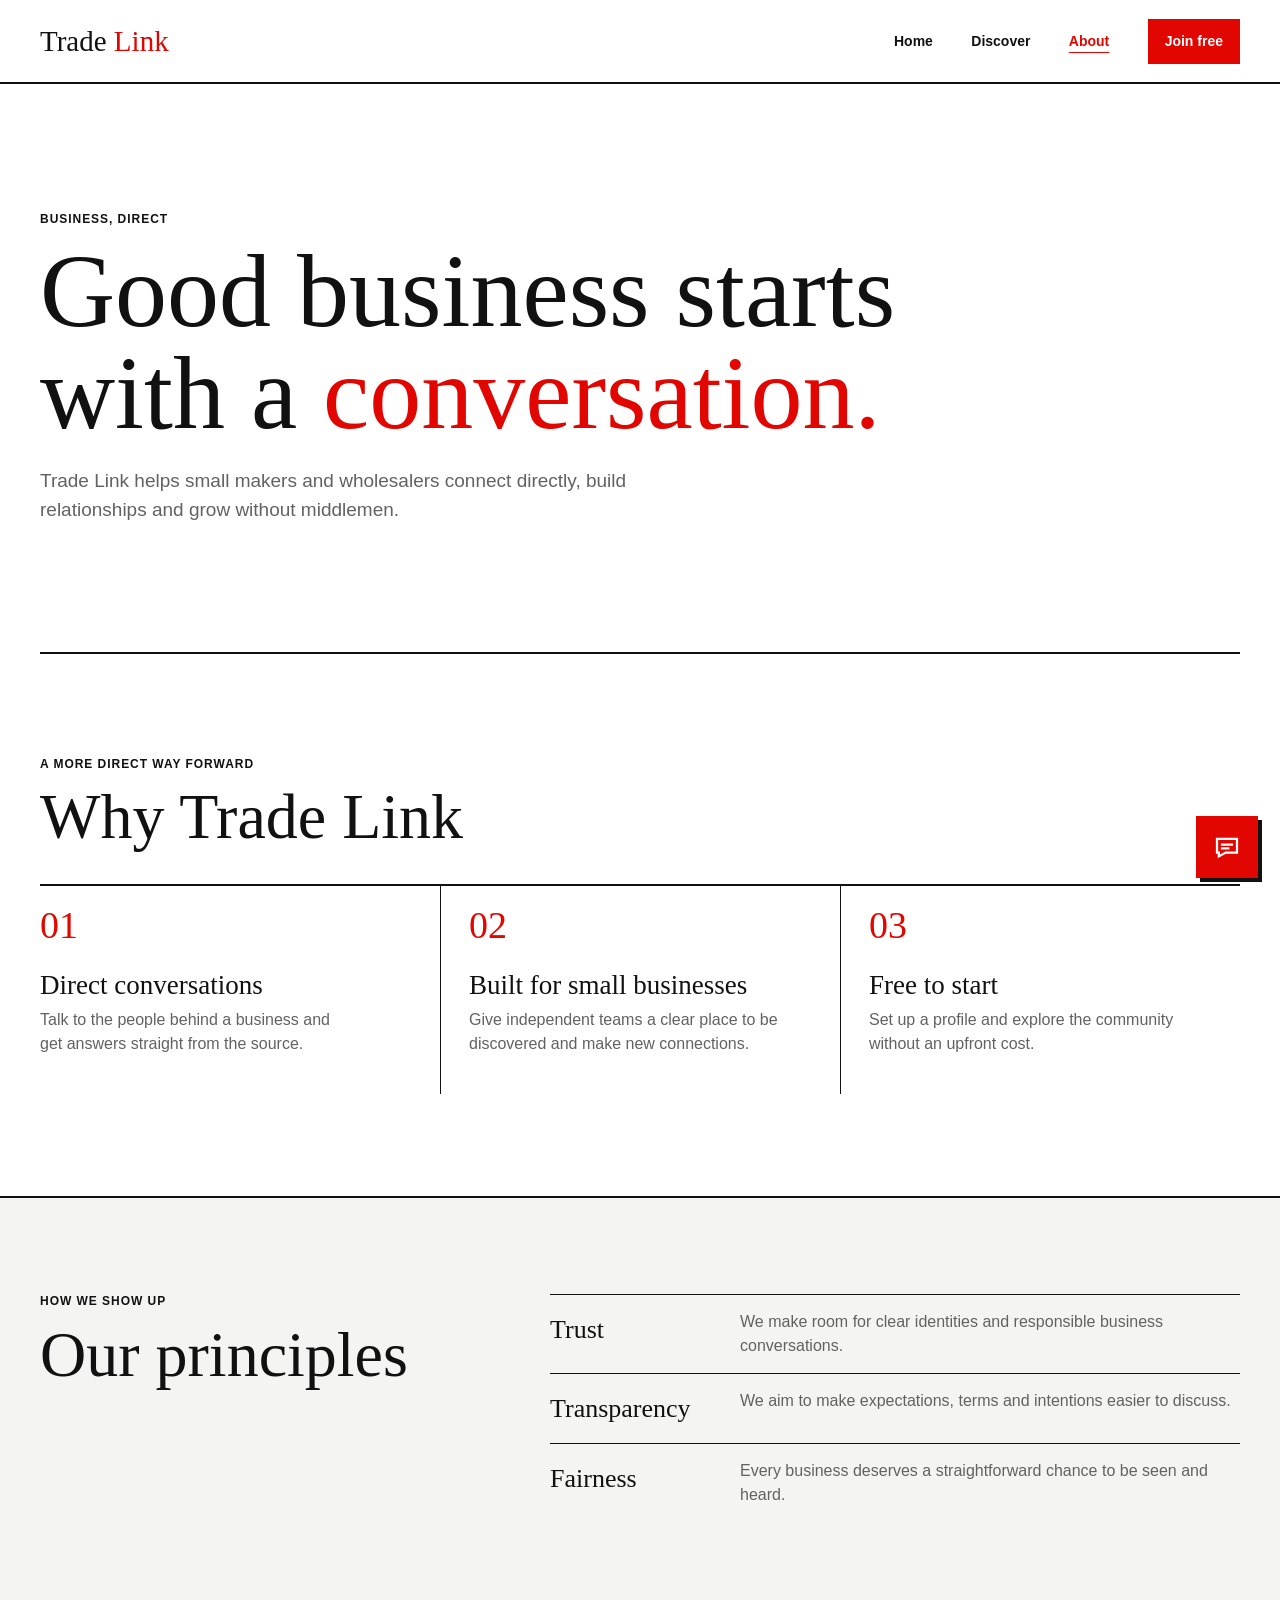
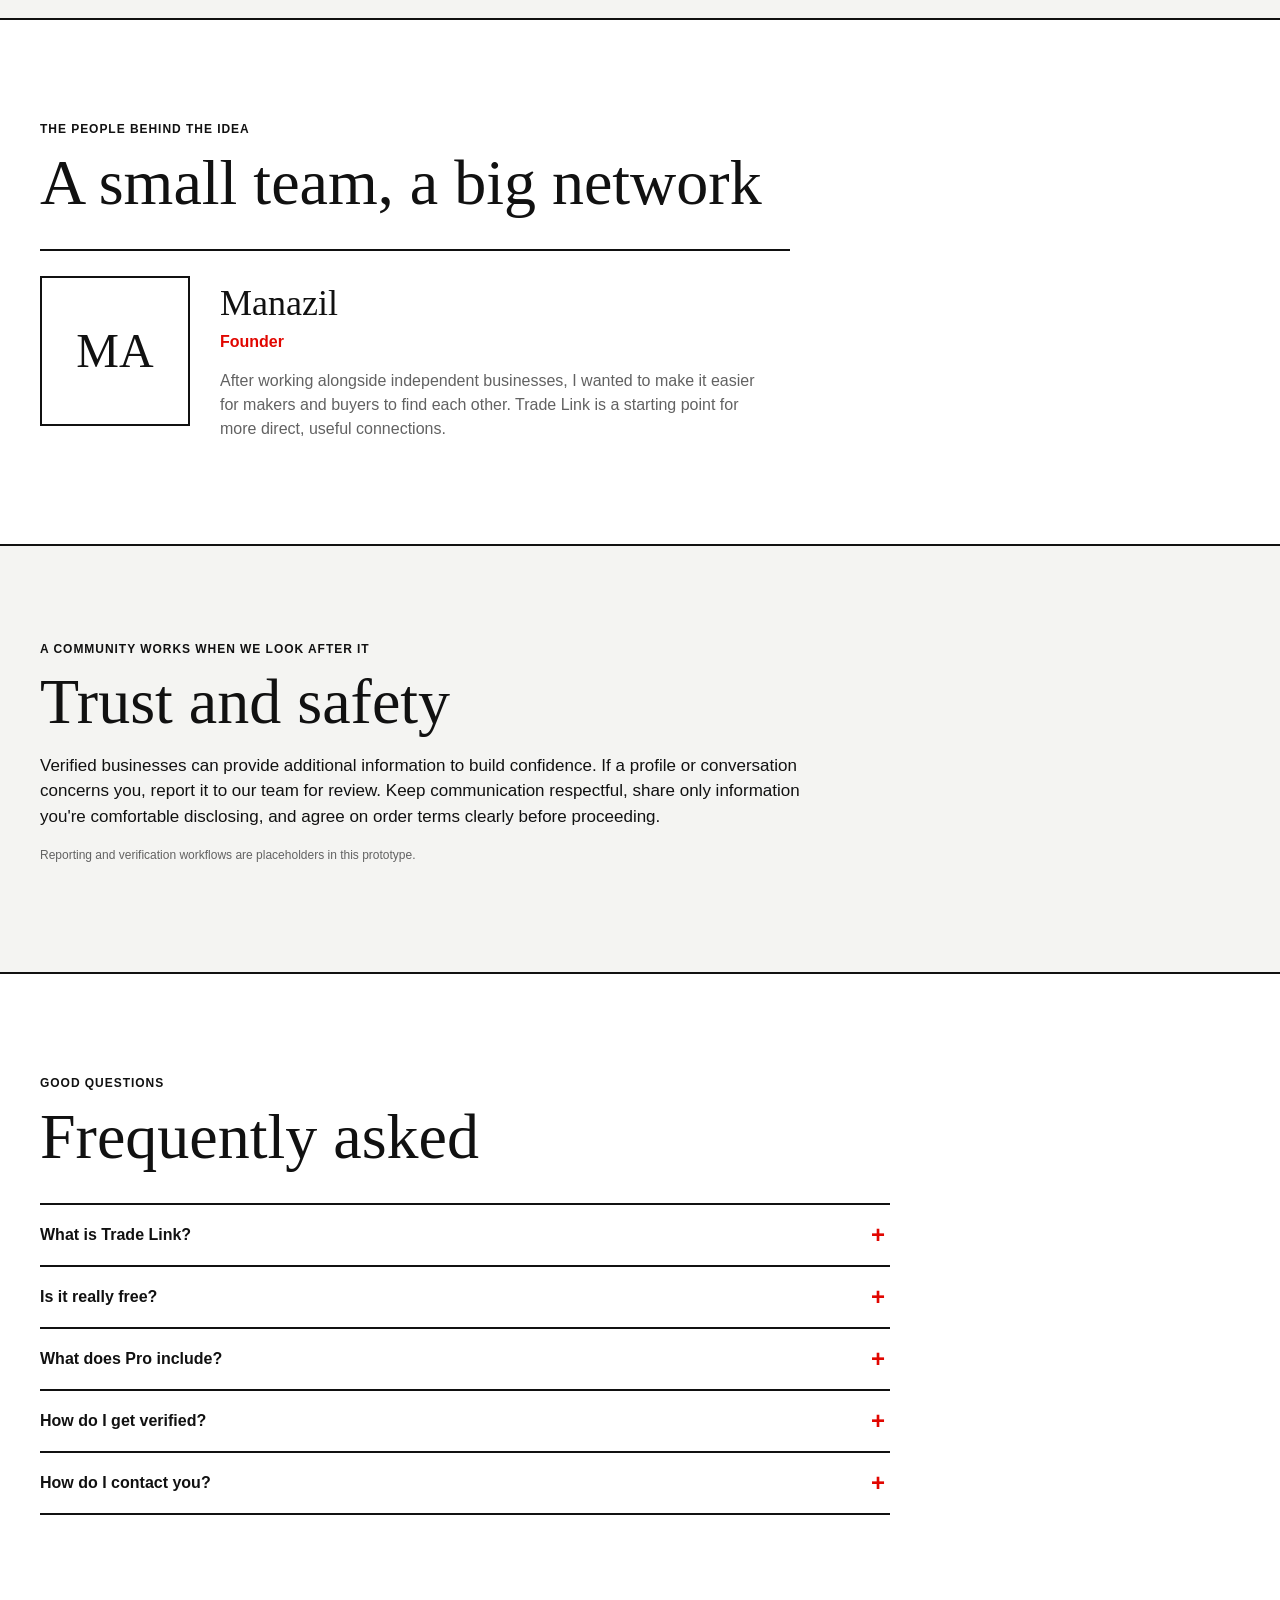
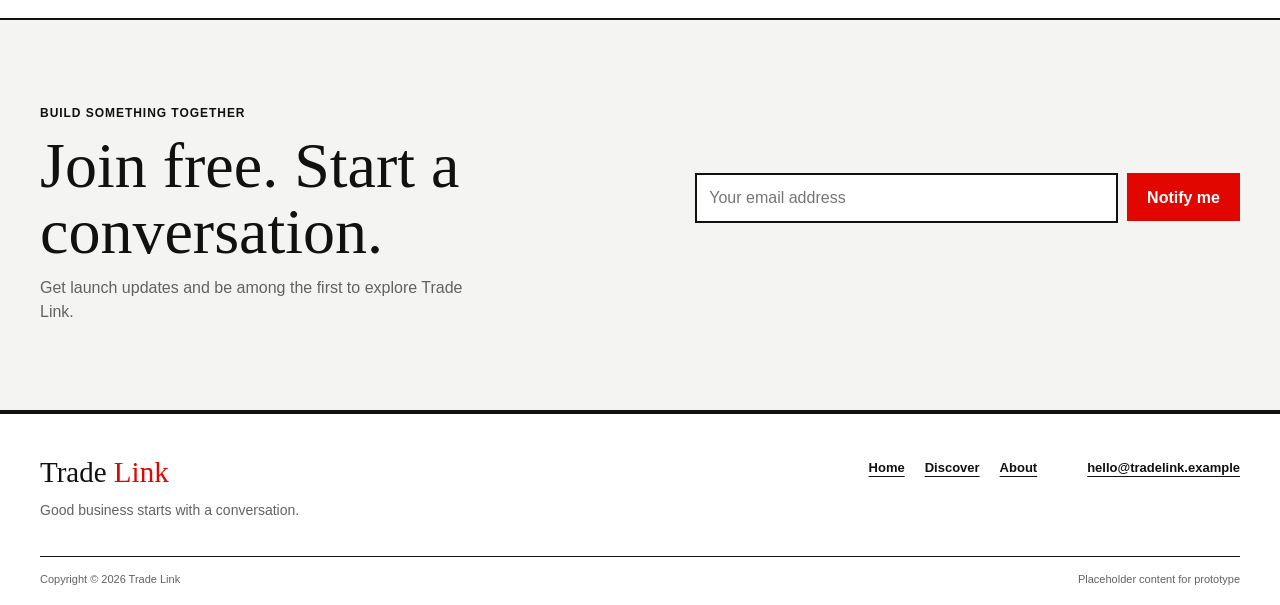
<file: vibe code/about.html>
<!doctype html>
<html lang="en">
<head>
  <meta charset="utf-8">
  <meta name="viewport" content="width=device-width, initial-scale=1">
  <meta name="theme-color" content="#ffffff">
  <meta name="description" content="Learn why Trade Link exists: helping small makers and wholesalers connect directly, fairly and without middlemen.">
  <title>About Trade Link | Business, Direct</title>
  <link href="https://api.fontshare.com/v2/css?f[]=general-sans@400,600,700&f[]=trench-slab@500&display=swap" rel="stylesheet">
  <link rel="stylesheet" href="styles.css">
  <script src="data.js" defer></script>
  <script src="app.js" defer></script>
</head>
<body data-page="about">
  <div id="site-header"></div>
  <main>
    <section class="about-hero wrap"><p class="eyebrow">Business, direct</p><h1>Good business starts with a <span>conversation.</span></h1><p>Trade Link helps small makers and wholesalers connect directly, build relationships and grow without middlemen.</p></section>

    <section class="section section-rule wrap" aria-labelledby="why-title"><div class="section-heading"><p class="eyebrow">A more direct way forward</p><h2 id="why-title">Why Trade Link</h2></div><div class="values-grid"><article><span class="step-number">01</span><h3>Direct conversations</h3><p>Talk to the people behind a business and get answers straight from the source.</p></article><article><span class="step-number">02</span><h3>Built for small businesses</h3><p>Give independent teams a clear place to be discovered and make new connections.</p></article><article><span class="step-number">03</span><h3>Free to start</h3><p>Set up a profile and explore the community without an upfront cost.</p></article></div></section>

    <section class="principles-band" aria-labelledby="principles-title"><div class="wrap principles-layout"><div class="section-heading"><p class="eyebrow">How we show up</p><h2 id="principles-title">Our principles</h2></div><dl class="principles-list"><div><dt>Trust</dt><dd>We make room for clear identities and responsible business conversations.</dd></div><div><dt>Transparency</dt><dd>We aim to make expectations, terms and intentions easier to discuss.</dd></div><div><dt>Fairness</dt><dd>Every business deserves a straightforward chance to be seen and heard.</dd></div></dl></div></section>

    <section class="section wrap" aria-labelledby="team-title"><div class="section-heading"><p class="eyebrow">The people behind the idea</p><h2 id="team-title">A small team, a big network</h2></div><article class="founder-block"><div class="founder-avatar" aria-hidden="true">MA</div><div><h3>Manazil</h3><p class="founder-role">Founder</p><p>After working alongside independent businesses, I wanted to make it easier for makers and buyers to find each other. Trade Link is a starting point for more direct, useful connections.</p></div></article></section>

    <section class="safety-band" aria-labelledby="safety-title"><div class="wrap safety-copy"><p class="eyebrow">A community works when we look after it</p><h2 id="safety-title">Trust and safety</h2><p>Verified businesses can provide additional information to build confidence. If a profile or conversation concerns you, report it to our team for review. Keep communication respectful, share only information you're comfortable disclosing, and agree on order terms clearly before proceeding.</p><p class="fine-print">Reporting and verification workflows are placeholders in this prototype.</p></div></section>

    <section class="section wrap" aria-labelledby="faq-title"><div class="section-heading"><p class="eyebrow">Good questions</p><h2 id="faq-title">Frequently asked</h2></div><div class="faq-list">
      <details><summary>What is Trade Link?</summary><p>Trade Link is a directory and conversation platform for suppliers, wholesalers and small businesses to discover each other directly.</p></details>
      <details><summary>Is it really free?</summary><p>Yes. The free plan includes a business profile, browsing and search, plus a limited number of messages.</p></details>
      <details><summary>What does Pro include?</summary><p>Pro is planned to include unlimited messages, a featured listing, a verified badge, product analytics and priority support.</p></details>
      <details><summary>How do I get verified?</summary><p>Verification is a planned review process. Details will be shared when the platform is ready to accept applications.</p></details>
      <details><summary>How do I contact you?</summary><p>Write to <a href="mailto:hello@tradelink.example">hello@tradelink.example</a>. This is placeholder contact information.</p></details>
    </div></section>

    <section class="signup-band" id="updates" aria-labelledby="about-updates-title"><div class="wrap signup-layout"><div><p class="eyebrow">Build something together</p><h2 id="about-updates-title">Join free. Start a conversation.</h2><p>Get launch updates and be among the first to explore Trade Link.</p></div><div class="email-form-mount" data-email-form></div></div></section>
  </main>
  <div id="site-footer"></div>
  <div id="global-overlays"></div>
</body>
</html>
</file>
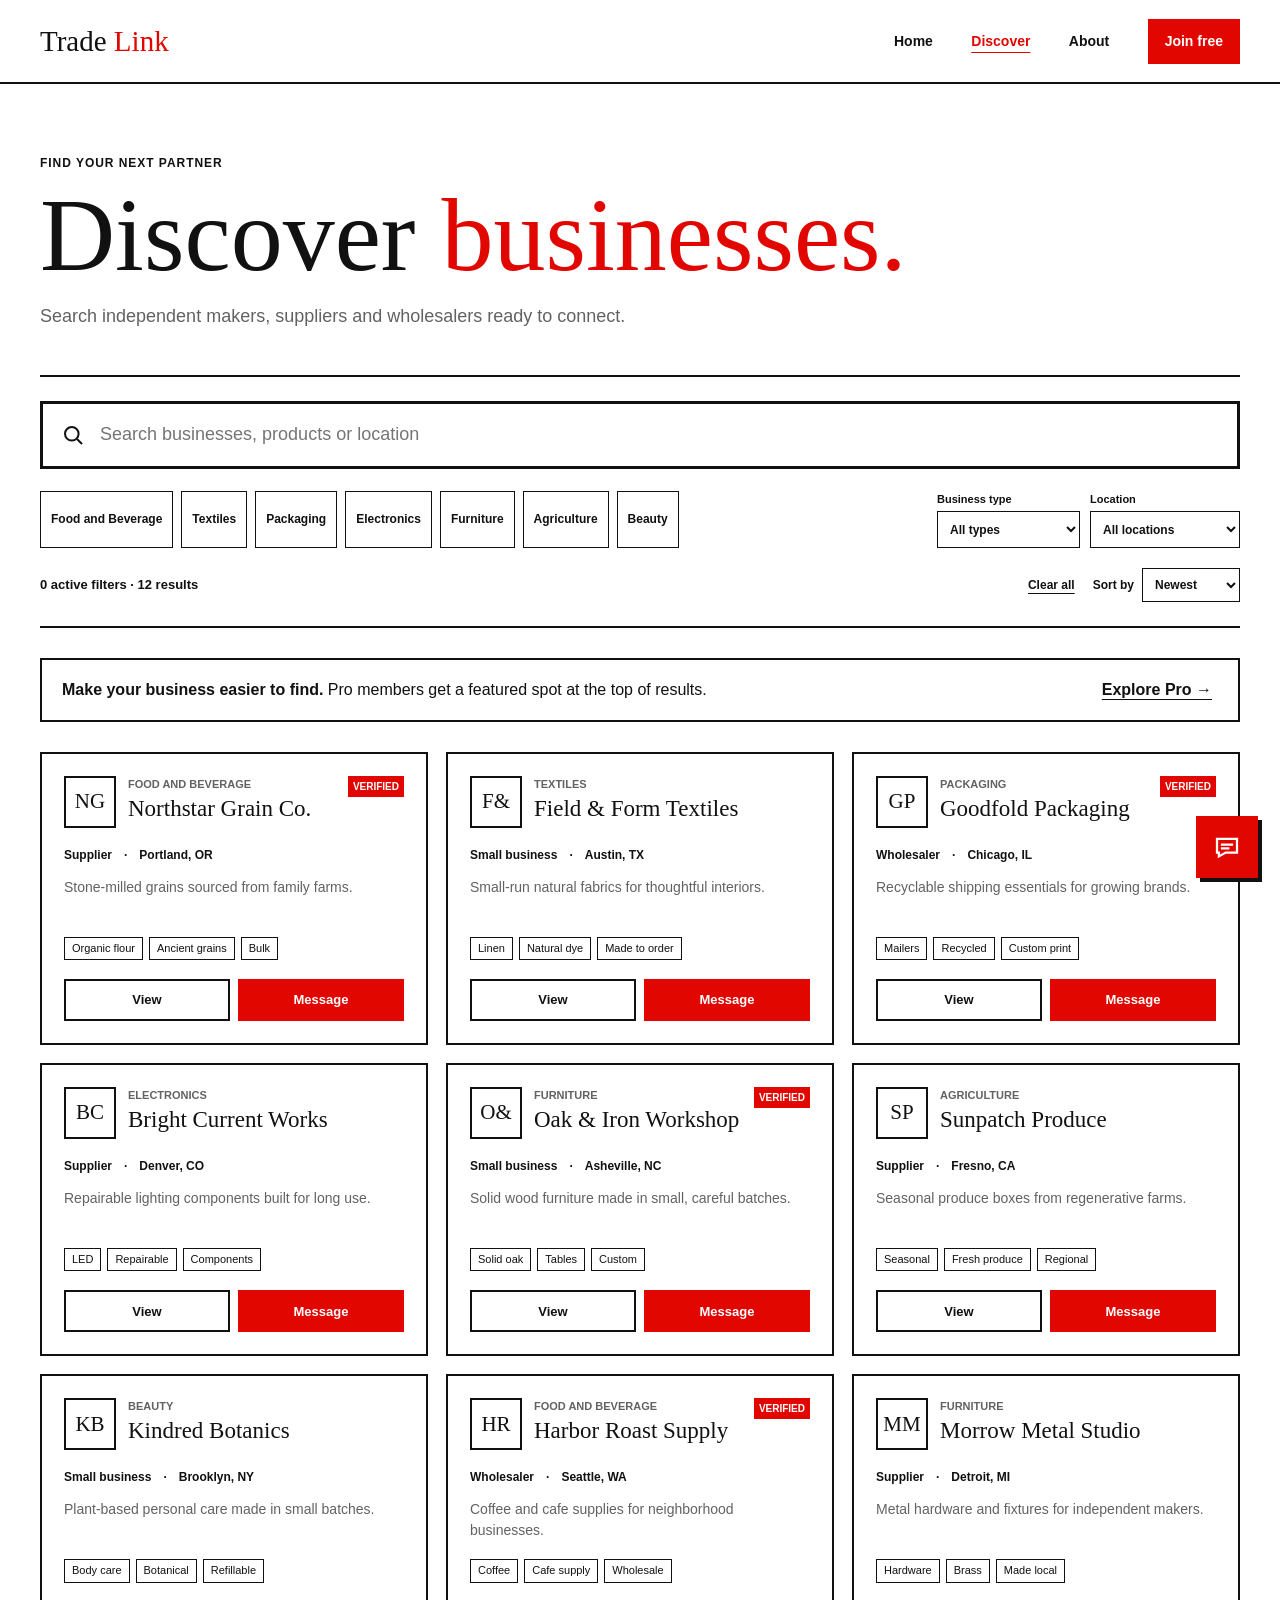
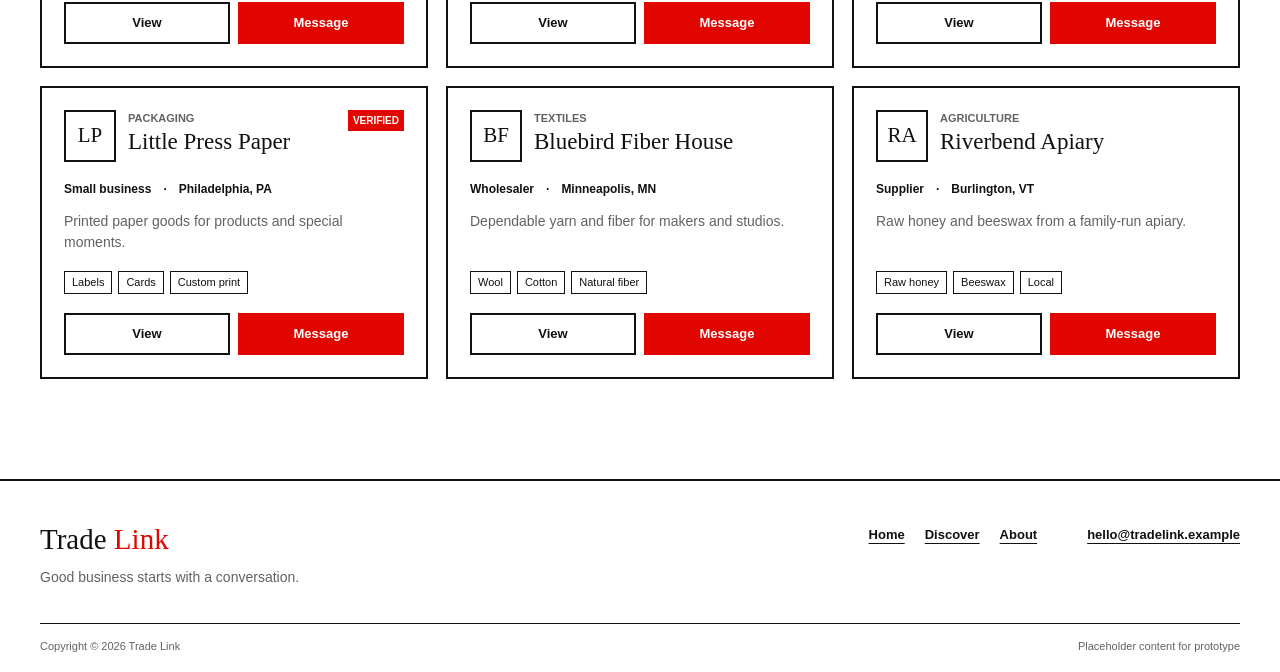
<file: vibe code/discover.html>
<!doctype html>
<html lang="en">
<head>
  <meta charset="utf-8">
  <meta name="viewport" content="width=device-width, initial-scale=1">
  <meta name="theme-color" content="#ffffff">
  <meta name="description" content="Search independent suppliers, wholesalers and small businesses on Trade Link. Filter by product, category and location.">
  <title>Discover Businesses | Trade Link</title>
  <link href="https://api.fontshare.com/v2/css?f[]=general-sans@400,600,700&f[]=trench-slab@500&display=swap" rel="stylesheet">
  <link rel="stylesheet" href="styles.css">
  <script src="data.js" defer></script>
  <script src="app.js" defer></script>
</head>
<body data-page="discover">
  <div id="site-header"></div>
  <main class="discover-page wrap">
    <section class="page-intro" aria-labelledby="discover-title"><p class="eyebrow">Find your next partner</p><h1 id="discover-title">Discover <span>businesses.</span></h1><p>Search independent makers, suppliers and wholesalers ready to connect.</p></section>
    <section class="directory-tools" aria-label="Search and filter businesses">
      <label class="search-field"><span class="visually-hidden">Search businesses, products or location</span><svg viewBox="0 0 24 24" aria-hidden="true"><circle cx="10.8" cy="10.8" r="6.8"></circle><path d="m16 16 5 5"></path></svg><input id="business-search" type="search" placeholder="Search businesses, products or location" autocomplete="off"></label>
      <div class="filter-toolbar"><div class="category-filters" id="category-filters" aria-label="Filter by category"></div><div class="select-filters"><label>Business type<select id="type-filter"><option value="">All types</option><option>Supplier</option><option>Wholesaler</option><option>Small business</option></select></label><label>Location<select id="location-filter"><option value="">All locations</option></select></label></div></div>
      <div class="results-toolbar"><p id="active-filter-count" aria-live="polite">0 active filters</p><button class="text-button" id="clear-filters" type="button">Clear all</button><label class="sort-control">Sort by<select id="sort-filter"><option value="newest">Newest</option><option value="az">A-Z</option></select></label></div>
    </section>
    <aside class="pro-hint"><p><strong>Make your business easier to find.</strong> Pro members get a featured spot at the top of results.</p><button class="text-button" type="button" data-open-pricing>Explore Pro <span aria-hidden="true">&#8594;</span></button></aside>
    <div id="business-results" class="business-grid" aria-live="polite"></div>
    <div class="empty-state" id="empty-state" hidden><h2>No businesses match your search</h2><p>Try another name, product or location, or clear your filters.</p><button class="button button-outline" id="empty-clear" type="button">Clear filters</button></div>
  </main>
  <div id="site-footer"></div>
  <div id="global-overlays"></div>
</body>
</html>
</file>
<file: vibe code/styles.css>
:root {
  --accent: #E10600;
  --ink: #111111;
  --paper: #ffffff;
  --soft: #f4f4f2;
  --muted: #626262;
  --line: #111111;
  --font-display: 'Trench Slab', Georgia, serif;
  --font-body: 'General Sans', Arial, sans-serif;
  font-family: var(--font-body);
  color: var(--ink);
  background: var(--paper);
  font-synthesis: none;
  text-rendering: optimizeLegibility;
}

* { box-sizing: border-box; }
html { scroll-behavior: smooth; }
body { margin: 0; min-width: 320px; background: var(--paper); color: var(--ink); font-family: var(--font-body); font-size: 16px; line-height: 1.5; }
body.overlay-open { overflow: hidden; }
a { color: inherit; text-decoration-thickness: 1px; text-underline-offset: 4px; }
button, input, select { font: inherit; }
button, select { color: inherit; }
button { cursor: pointer; }
button:disabled { cursor: not-allowed; opacity: .55; }
::selection { color: var(--paper); background: var(--accent); }
:focus-visible { outline: 3px solid var(--accent); outline-offset: 3px; }
.wrap { width: min(100% - 48px, 1200px); margin-inline: auto; }
.visually-hidden { position: absolute; width: 1px; height: 1px; padding: 0; margin: -1px; overflow: hidden; clip: rect(0, 0, 0, 0); white-space: nowrap; border: 0; }
.eyebrow { margin: 0 0 12px; font-size: 12px; font-weight: 700; line-height: 1.3; letter-spacing: .08em; text-transform: uppercase; }
h1, h2, h3, .wordmark, .stats-grid strong, .step-number, .founder-avatar { font-family: var(--font-display); font-weight: 500; letter-spacing: 0; }
h1, h2, h3, p { margin-top: 0; }
h1 span, h2 span { color: var(--accent); }
.button { min-height: 48px; display: inline-flex; align-items: center; justify-content: center; gap: 8px; padding: 11px 18px; border: 2px solid var(--ink); border-radius: 0; font-weight: 700; line-height: 1.2; text-align: center; text-decoration: none; transition: color .16s ease, background-color .16s ease, border-color .16s ease; }
.button-primary { border-color: var(--accent); background: var(--accent); color: var(--paper); }
.button-primary:hover { border-color: var(--ink); background: var(--ink); }
.button-outline { background: var(--paper); color: var(--ink); }
.button-outline:hover { background: var(--ink); color: var(--paper); }
.text-link, .text-button { border: 0; background: none; color: var(--ink); font-weight: 700; text-decoration: underline; text-underline-offset: 4px; }
.text-link:hover, .text-button:hover { color: var(--accent); }

.site-header { position: relative; z-index: 5; border-bottom: 2px solid var(--ink); background: var(--paper); }
.header-inner { min-height: 82px; display: flex; align-items: center; justify-content: space-between; gap: 32px; }
.wordmark { display: inline-block; font-size: 29px; line-height: 1; text-decoration: none; white-space: nowrap; }
.wordmark span { color: var(--accent); }
.primary-nav { display: flex; align-items: center; gap: clamp(20px, 3vw, 40px); }
.primary-nav a { font-size: 14px; font-weight: 700; text-decoration: none; }
.primary-nav a[aria-current="page"] { color: var(--accent); text-decoration: underline; text-underline-offset: 6px; }
.primary-nav .nav-join { padding: 10px 15px; border: 2px solid var(--accent); background: var(--accent); color: var(--paper); }
.primary-nav .nav-join:hover { border-color: var(--ink); background: var(--ink); }
.menu-toggle { display: none; width: 44px; height: 44px; border: 2px solid var(--ink); background: var(--paper); }
.menu-lines, .menu-lines::before, .menu-lines::after { display: block; width: 18px; height: 2px; margin: auto; background: var(--ink); content: ""; }
.menu-lines::before { transform: translateY(-6px); }
.menu-lines::after { transform: translateY(4px); }

.hero { position: relative; isolation: isolate; min-height: clamp(590px, 66vw, 790px); display: flex; align-items: center; overflow: hidden; padding-block: clamp(80px, 10vw, 130px); background: var(--ink); color: var(--paper); }
.hero::after { position: absolute; z-index: -1; inset: 0; background: linear-gradient(90deg, rgb(0 0 0 / 78%) 0%, rgb(0 0 0 / 54%) 48%, rgb(0 0 0 / 18%) 100%); content: ""; }
.hero-image { position: absolute; z-index: -2; inset: 0; width: 100%; height: 100%; object-fit: cover; object-position: center 57%; }
.hero-content { position: relative; }
.hero h1, .page-intro h1, .about-hero h1 { max-width: 1000px; margin: 0 0 24px; font-size: clamp(52px, 8.3vw, 104px); line-height: .98; }
.hero h1 { max-width: 920px; color: var(--paper); }
.hero-copy { max-width: 580px; margin-bottom: 30px; color: var(--paper); font-size: 18px; }
.hero .eyebrow { color: var(--paper); }
.hero .button-outline { border-color: var(--paper); background: transparent; color: var(--paper); }
.hero .button-outline:hover { border-color: var(--paper); background: var(--paper); color: var(--ink); }
.button-row { display: flex; flex-wrap: wrap; gap: 12px; }
.stats-band { border-block: 2px solid var(--ink); background: var(--soft); }
.stats-grid { display: grid; grid-template-columns: repeat(3, 1fr); }
.stats-grid > div { min-height: 148px; display: flex; flex-direction: column; justify-content: center; padding: 20px clamp(18px, 4vw, 58px); border-left: 2px solid var(--ink); }
.stats-grid > div:first-child { border-left: 0; }
.stats-grid strong { font-size: clamp(36px, 5vw, 58px); line-height: 1; }
.stats-grid span { margin-top: 8px; font-size: 14px; font-weight: 700; }
.section { padding-block: clamp(66px, 8vw, 104px); }
.section-rule { border-top: 2px solid var(--ink); }
.section-heading { margin-bottom: 34px; }
.section-heading h2, .signup-layout h2, .safety-copy h2 { margin-bottom: 0; font-size: clamp(38px, 5.4vw, 64px); line-height: 1.02; }
.heading-with-link { display: flex; align-items: end; justify-content: space-between; gap: 20px; }
.steps-grid, .values-grid { display: grid; grid-template-columns: repeat(3, 1fr); gap: 0; margin: 0; padding: 0; list-style: none; }
.steps-grid li, .values-grid article { min-height: 210px; padding: 20px 28px 8px 0; border-top: 2px solid var(--ink); }
.steps-grid li + li, .values-grid article + article { padding-left: 28px; border-left: 1px solid var(--ink); }
.step-number { display: block; margin-bottom: 27px; color: var(--accent); font-size: 38px; line-height: 1; }
.steps-grid h3, .values-grid h3 { margin-bottom: 8px; font-size: 27px; line-height: 1.1; }
.steps-grid p, .values-grid p { max-width: 310px; margin: 0; color: var(--muted); }
.business-grid { display: grid; grid-template-columns: repeat(3, minmax(0, 1fr)); gap: 18px; }
.business-card { min-width: 0; display: flex; flex-direction: column; padding: 22px; border: 2px solid var(--ink); background: var(--paper); }
.business-card:hover { box-shadow: 7px 7px 0 var(--ink); }
.card-top { display: grid; grid-template-columns: 52px minmax(0, 1fr) auto; align-items: start; gap: 12px; }
.business-avatar { width: 52px; aspect-ratio: 1; display: grid; place-items: center; border: 2px solid var(--ink); font-family: var(--font-display); font-size: 21px; }
.card-title { min-width: 0; }
.business-category { margin: 0 0 4px; color: var(--muted); font-size: 11px; font-weight: 700; text-transform: uppercase; }
.card-title h3 { margin: 0; overflow-wrap: anywhere; font-size: 23px; line-height: 1.08; }
.verified-badge { padding: 3px 5px; background: var(--accent); color: var(--paper); font-size: 10px; font-weight: 700; text-transform: uppercase; }
.card-meta { display: flex; flex-wrap: wrap; gap: 6px 12px; margin-top: 18px; font-size: 12px; font-weight: 700; }
.card-meta span + span::before { padding-right: 12px; content: "·"; }
.business-description { min-height: 48px; margin: 13px 0 12px; color: var(--muted); font-size: 14px; }
.product-tags { display: flex; flex-wrap: wrap; gap: 6px; margin: 0 0 19px; padding: 0; list-style: none; }
.product-tags li { padding: 4px 7px; border: 1px solid var(--ink); font-size: 11px; line-height: 1.2; }
.card-actions { display: flex; gap: 8px; margin-top: auto; }
.card-actions .button { flex: 1; min-width: 0; min-height: 42px; padding: 8px 10px; font-size: 13px; }
.plans-section { background: var(--soft); }
.plans-grid { display: grid; grid-template-columns: repeat(2, minmax(0, 1fr)); gap: 18px; max-width: 900px; }
.plan-card { padding: clamp(24px, 4vw, 40px); border: 2px solid var(--ink); background: var(--paper); }
.plan-pro { border: 3px solid var(--accent); }
.plan-card h3 { margin: 0; font-size: 42px; }
.plan-price { margin: 8px 0 24px; font-family: var(--font-display); font-size: 32px; }
.plan-price span, .modal-price span { font-family: var(--font-body); font-size: 14px; }
.plan-card ul, .modal-list { display: grid; gap: 10px; min-height: 124px; margin: 0 0 26px; padding-left: 20px; }
.plan-card .button { width: 100%; }
.signup-band { padding-block: clamp(52px, 7vw, 86px); border-block: 2px solid var(--ink); background: var(--soft); }
.signup-layout { display: grid; grid-template-columns: minmax(0, 1fr) minmax(300px, .9fr); align-items: center; gap: 50px; }
.signup-layout h2 { margin-bottom: 12px; }
.signup-layout > div > p:last-child { max-width: 450px; margin-bottom: 0; color: var(--muted); }
.email-form { display: grid; grid-template-columns: minmax(0, 1fr) auto; gap: 9px; align-items: start; }
.email-form input[type="email"] { width: 100%; min-width: 0; height: 50px; padding: 10px 12px; border: 2px solid var(--ink); border-radius: 0; background: var(--paper); }
.email-form input[aria-invalid="true"] { border-color: var(--accent); }
.form-status { grid-column: 1 / -1; min-height: 24px; margin: 0; font-size: 14px; font-weight: 700; }
.honeypot { position: absolute; width: 1px; height: 1px; overflow: hidden; clip: rect(0, 0, 0, 0); }

.discover-page { padding-top: 72px; padding-bottom: 100px; }
.page-intro { padding-bottom: 45px; }
.page-intro h1 { margin-bottom: 17px; }
.page-intro > p:last-child { max-width: 640px; margin-bottom: 0; color: var(--muted); font-size: 18px; }
.directory-tools { padding-block: 24px; border-block: 2px solid var(--ink); }
.search-field { min-height: 68px; display: flex; align-items: center; gap: 13px; padding: 10px 18px; border: 3px solid var(--ink); }
.search-field svg { width: 24px; height: 24px; flex: 0 0 auto; fill: none; stroke: currentColor; stroke-width: 2; }
.search-field input { width: 100%; min-width: 0; border: 0; outline: 0; background: transparent; font-size: 18px; }
.search-field:focus-within { border-color: var(--accent); }
.filter-toolbar { display: grid; grid-template-columns: minmax(0, 1fr) auto; gap: 24px; padding-top: 22px; }
.category-filters { display: flex; flex-wrap: wrap; gap: 8px; }
.category-chip { min-height: 37px; padding: 6px 10px; border: 1px solid var(--ink); border-radius: 0; background: var(--paper); font-size: 12px; font-weight: 700; }
.category-chip:hover, .category-chip[aria-pressed="true"] { border-color: var(--accent); background: var(--accent); color: var(--paper); }
.select-filters { display: flex; gap: 10px; }
.select-filters label, .sort-control { display: grid; gap: 4px; font-size: 11px; font-weight: 700; }
.select-filters select, .sort-control select { min-height: 37px; max-width: 180px; padding: 5px 25px 5px 8px; border: 1px solid var(--ink); border-radius: 0; background: var(--paper); font-size: 12px; }
.results-toolbar { display: flex; align-items: center; gap: 18px; margin-top: 20px; }
.results-toolbar p { margin: 0 auto 0 0; font-size: 13px; font-weight: 700; }
.results-toolbar .text-button { padding: 5px 0; font-size: 12px; }
.sort-control { display: flex; align-items: center; gap: 8px; font-size: 12px; }
.sort-control select { min-height: 34px; }
.pro-hint { display: flex; align-items: center; justify-content: space-between; gap: 24px; margin-block: 30px; padding: 17px 20px; border: 2px solid var(--ink); }
.pro-hint p { margin: 0; }
.pro-hint strong { font-weight: 700; }
#business-results { align-items: stretch; }
.empty-state { padding: 70px 20px; border: 2px solid var(--ink); text-align: center; }
.empty-state h2 { margin-bottom: 10px; font-size: 34px; }
.empty-state p { color: var(--muted); }

.about-hero { padding-block: clamp(74px, 10vw, 130px); }
.about-hero h1 { max-width: 1000px; }
.about-hero > p:last-child { max-width: 630px; margin: 0; color: var(--muted); font-size: 19px; }
.principles-band, .safety-band { padding-block: clamp(60px, 8vw, 96px); border-block: 2px solid var(--ink); background: var(--soft); }
.principles-layout { display: grid; grid-template-columns: .8fr 1.2fr; gap: 50px; }
.principles-list { margin: 0; }
.principles-list > div { display: grid; grid-template-columns: 170px 1fr; gap: 20px; padding-block: 15px; border-top: 1px solid var(--ink); }
.principles-list dt { font-family: var(--font-display); font-size: 26px; }
.principles-list dd { margin: 0; color: var(--muted); }
.founder-block { max-width: 750px; display: grid; grid-template-columns: 150px 1fr; gap: 30px; align-items: start; padding-top: 25px; border-top: 2px solid var(--ink); }
.founder-avatar { width: 150px; aspect-ratio: 1; display: grid; place-items: center; border: 2px solid var(--ink); font-size: 48px; }
.founder-block h3 { margin-bottom: 0; font-size: 36px; }
.founder-role { margin-bottom: 15px; color: var(--accent); font-weight: 700; }
.founder-block div:last-child > p:last-child { max-width: 550px; margin-bottom: 0; color: var(--muted); }
.safety-copy { max-width: 820px; margin-left: max(calc((100% - 1200px) / 2), 24px); }
.safety-copy h2 { margin-bottom: 18px; }
.safety-copy > p:not(.eyebrow) { max-width: 780px; font-size: 17px; }
.fine-print { color: var(--muted); font-size: 12px !important; }
.faq-list { max-width: 850px; border-top: 2px solid var(--ink); }
.faq-list details { border-bottom: 2px solid var(--ink); }
.faq-list summary { position: relative; padding: 18px 44px 18px 0; cursor: pointer; font-weight: 700; list-style: none; }
.faq-list summary::-webkit-details-marker { display: none; }
.faq-list summary::after { position: absolute; right: 5px; content: "+"; color: var(--accent); font-size: 24px; line-height: 1; }
.faq-list details[open] summary::after { content: "−"; }
.faq-list details p { max-width: 700px; padding: 0 0 18px; margin: 0; color: var(--muted); }

.site-footer { padding-block: 44px 18px; border-top: 2px solid var(--ink); }
.footer-main { display: grid; grid-template-columns: 1fr auto auto; align-items: start; gap: 50px; padding-bottom: 35px; }
.footer-wordmark { margin-bottom: 13px; }
.footer-main p { margin: 0; color: var(--muted); font-size: 14px; }
.footer-nav { display: flex; gap: 20px; }
.footer-nav a, .footer-email { font-size: 13px; font-weight: 700; }
.footer-bottom { display: flex; justify-content: space-between; gap: 20px; padding-top: 14px; border-top: 1px solid var(--ink); color: var(--muted); font-size: 11px; }

.chat-launcher { position: fixed; z-index: 20; right: 22px; bottom: 22px; width: 62px; height: 62px; display: grid; place-items: center; border: 2px solid var(--accent); border-radius: 0; background: var(--accent); color: var(--paper); box-shadow: 4px 4px 0 var(--ink); }
.chat-launcher:hover { border-color: var(--ink); background: var(--ink); }
.chat-launcher svg { width: 30px; height: 30px; fill: none; stroke: currentColor; stroke-width: 1.8; stroke-linecap: square; stroke-linejoin: miter; }
.drawer-backdrop { position: fixed; z-index: 29; inset: 0; background: rgb(0 0 0 / 48%); }
.drawer-backdrop[hidden] { display: none; }
.chat-drawer { position: fixed; z-index: 30; top: 0; right: 0; bottom: 0; width: min(760px, 100%); display: flex; flex-direction: column; border-left: 2px solid var(--ink); background: var(--paper); transform: translateX(102%); transition: transform .25s ease; visibility: hidden; }
.chat-drawer.is-open { transform: translateX(0); visibility: visible; }
.chat-header { display: flex; align-items: center; justify-content: space-between; gap: 20px; padding: 22px 25px; border-bottom: 2px solid var(--ink); }
.chat-header h2 { margin: 0; font-size: 28px; }
.chat-header .eyebrow { margin-bottom: 4px; color: var(--muted); }
.icon-button { width: 42px; height: 42px; flex: 0 0 auto; border: 2px solid var(--ink); border-radius: 0; background: var(--paper); font-size: 28px; line-height: 1; }
.icon-button:hover { background: var(--ink); color: var(--paper); }
.chat-layout { min-height: 0; flex: 1; display: grid; grid-template-columns: 235px minmax(0, 1fr); }
.conversation-list { overflow-y: auto; border-right: 2px solid var(--ink); }
.conversation-item { width: 100%; display: block; padding: 16px; border: 0; border-bottom: 1px solid var(--ink); background: var(--paper); text-align: left; }
.conversation-item:hover, .conversation-item.is-selected { background: var(--soft); }
.conversation-name { display: flex; align-items: center; gap: 8px; font-size: 13px; font-weight: 700; }
.conversation-preview { display: block; overflow: hidden; margin-top: 5px; color: var(--muted); font-size: 11px; text-overflow: ellipsis; white-space: nowrap; }
.unread-dot { width: 8px; height: 8px; border-radius: 50%; background: var(--accent); }
.chat-thread { min-width: 0; display: flex; flex-direction: column; }
.thread-heading { padding: 17px 20px; border-bottom: 1px solid var(--ink); }
.thread-heading .eyebrow { margin-bottom: 3px; color: var(--muted); }
.thread-heading h3 { margin: 0; overflow-wrap: anywhere; font-size: 24px; }
.message-list { min-height: 0; flex: 1; overflow-y: auto; padding: 20px; }
.message-row { display: flex; flex-direction: column; align-items: flex-start; margin-bottom: 15px; }
.message-row time { margin-top: 4px; color: var(--muted); font-size: 10px; }
.message-mine { align-items: flex-end; }
.message-bubble { max-width: min(88%, 390px); margin: 0; padding: 10px 12px; border: 2px solid var(--ink); overflow-wrap: anywhere; font-size: 14px; }
.message-mine .message-bubble { border-color: var(--accent); background: var(--accent); color: var(--paper); }
.typing-indicator { width: fit-content; padding: 5px 9px; border: 1px solid var(--ink); color: var(--muted); font-size: 12px; animation: typing-pulse .8s steps(2, end) infinite; }
@keyframes typing-pulse { 50% { opacity: .4; } }
.limit-notice { padding: 12px 15px; border-top: 2px solid var(--accent); background: var(--soft); }
.limit-notice[hidden] { display: none; }
.limit-notice p { margin: 0 0 9px; font-size: 12px; font-weight: 700; }
.limit-notice .button { min-height: 36px; padding: 6px 11px; font-size: 12px; }
.message-form { display: grid; grid-template-columns: minmax(0, 1fr) auto; gap: 8px; padding: 13px; border-top: 2px solid var(--ink); }
.message-form input { min-width: 0; height: 44px; padding: 8px 10px; border: 2px solid var(--ink); border-radius: 0; }
.message-form .button { min-height: 44px; padding: 8px 14px; }
.thread-empty { display: grid; flex: 1; place-items: center; padding: 25px; color: var(--muted); text-align: center; }
.site-modal { width: min(560px, calc(100% - 32px)); max-height: min(85vh, 800px); overflow: auto; padding: 34px; border: 3px solid var(--ink); border-radius: 0; background: var(--paper); color: var(--ink); }
.site-modal::backdrop { background: rgb(0 0 0 / 55%); }
.site-modal .modal-close { position: absolute; top: 12px; right: 12px; }
.modal-content { padding-right: 28px; }
.modal-content > .eyebrow { color: var(--accent); }
.modal-content h2 { margin: 0 0 18px; overflow-wrap: anywhere; font-size: 38px; line-height: 1; }
.modal-content h3 { margin: 23px 0 8px; font-size: 23px; }
.modal-content > p:not(.eyebrow) { color: var(--muted); }
.modal-list { min-height: auto; margin-bottom: 20px; }
.detail-list { display: grid; grid-template-columns: 1fr 1fr; gap: 10px; margin: 22px 0; }
.detail-list div { padding-top: 8px; border-top: 1px solid var(--ink); }
.detail-list dt { font-size: 11px; font-weight: 700; text-transform: uppercase; }
.detail-list dd { margin: 4px 0 0; font-size: 13px; }
.modal-price { font-family: var(--font-display); font-size: 32px; }

@media (max-width: 850px) {
  .wrap { width: min(100% - 36px, 720px); }
  .business-grid { grid-template-columns: repeat(2, minmax(0, 1fr)); }
  .filter-toolbar { grid-template-columns: 1fr; }
  .select-filters { justify-content: start; }
  .footer-main { grid-template-columns: 1fr 1fr; gap: 26px; }
  .footer-email { grid-column: 1 / -1; }
  .principles-layout { grid-template-columns: 1fr; gap: 28px; }
  .safety-copy { margin-left: max(calc((100% - 720px) / 2), 18px); }
}

@media (max-width: 600px) {
  .wrap { width: calc(100% - 36px); }
  .header-inner { min-height: 70px; }
  .wordmark { font-size: 26px; }
  .menu-toggle { display: block; }
  .primary-nav { position: absolute; top: calc(100% + 2px); right: 0; left: 0; display: none; align-items: stretch; gap: 0; padding: 8px 18px 18px; border-bottom: 2px solid var(--ink); background: var(--paper); }
  .primary-nav.is-open { display: flex; flex-direction: column; }
  .primary-nav a { padding: 12px 0; }
  .primary-nav .nav-join { margin-top: 7px; padding: 11px 14px; text-align: center; }
  .hero { min-height: 620px; padding-block: 76px; }
  .hero-image { object-position: 62% center; }
  .hero::after { background: linear-gradient(90deg, rgb(0 0 0 / 76%), rgb(0 0 0 / 45%)); }
  .hero h1, .page-intro h1, .about-hero h1 { font-size: clamp(48px, 13vw, 72px); }
  .hero-copy, .about-hero > p:last-child { font-size: 16px; }
  .stats-grid > div { min-height: 120px; padding: 12px 8px; }
  .stats-grid strong { font-size: clamp(30px, 9vw, 42px); }
  .stats-grid span { font-size: 11px; }
  .section { padding-block: 60px; }
  .section-heading h2, .signup-layout h2, .safety-copy h2 { font-size: 43px; }
  .heading-with-link { align-items: start; flex-direction: column; }
  .steps-grid, .values-grid { grid-template-columns: 1fr; }
  .steps-grid li, .values-grid article { min-height: 0; padding: 18px 0 22px; }
  .steps-grid li + li, .values-grid article + article { padding-left: 0; border-left: 0; }
  .step-number { margin-bottom: 15px; }
  .business-grid { grid-template-columns: 1fr; gap: 14px; }
  .business-card { padding: 18px; }
  .plans-grid { grid-template-columns: 1fr; }
  .signup-layout { grid-template-columns: 1fr; gap: 24px; }
  .email-form { grid-template-columns: 1fr; }
  .email-form .button { width: 100%; }
  .discover-page { padding-top: 58px; padding-bottom: 70px; }
  .page-intro { padding-bottom: 32px; }
  .search-field { min-height: 58px; padding-inline: 12px; }
  .search-field input { font-size: 15px; }
  .select-filters { display: grid; grid-template-columns: 1fr 1fr; }
  .select-filters select { width: 100%; max-width: none; }
  .results-toolbar { flex-wrap: wrap; gap: 10px 15px; }
  .results-toolbar p { flex-basis: 100%; }
  .pro-hint { align-items: start; flex-direction: column; gap: 12px; }
  .pro-hint p { font-size: 14px; }
  .principles-list > div { grid-template-columns: 100px 1fr; gap: 12px; }
  .founder-block { grid-template-columns: 84px 1fr; gap: 18px; }
  .founder-avatar { width: 84px; font-size: 32px; }
  .founder-block h3 { font-size: 30px; }
  .safety-copy { width: calc(100% - 36px); margin-inline: auto; }
  .footer-main { grid-template-columns: 1fr; gap: 22px; }
  .footer-nav { flex-wrap: wrap; }
  .footer-email { grid-column: auto; }
  .footer-bottom { flex-direction: column; gap: 5px; }
  .chat-launcher { right: 14px; bottom: 14px; width: 56px; height: 56px; }
  .chat-drawer { border-left: 0; }
  .chat-header { padding: 15px 17px; }
  .chat-layout { grid-template-columns: 1fr; grid-template-rows: 132px minmax(0, 1fr); }
  .conversation-list { display: flex; overflow-x: auto; overflow-y: hidden; border-right: 0; border-bottom: 2px solid var(--ink); }
  .conversation-item { width: 175px; min-width: 175px; padding: 13px; border-right: 1px solid var(--ink); border-bottom: 0; }
  .conversation-name { align-items: start; }
  .chat-thread { min-height: 0; }
  .thread-heading { padding: 11px 16px; }
  .message-list { padding: 14px; }
  .message-form { padding: 10px; }
  .site-modal { padding: 29px 22px 22px; }
  .modal-content h2 { font-size: 33px; }
}

@media (prefers-reduced-motion: reduce) {
  *, *::before, *::after { scroll-behavior: auto !important; transition-duration: .01ms !important; animation-duration: .01ms !important; }
}
</file>
